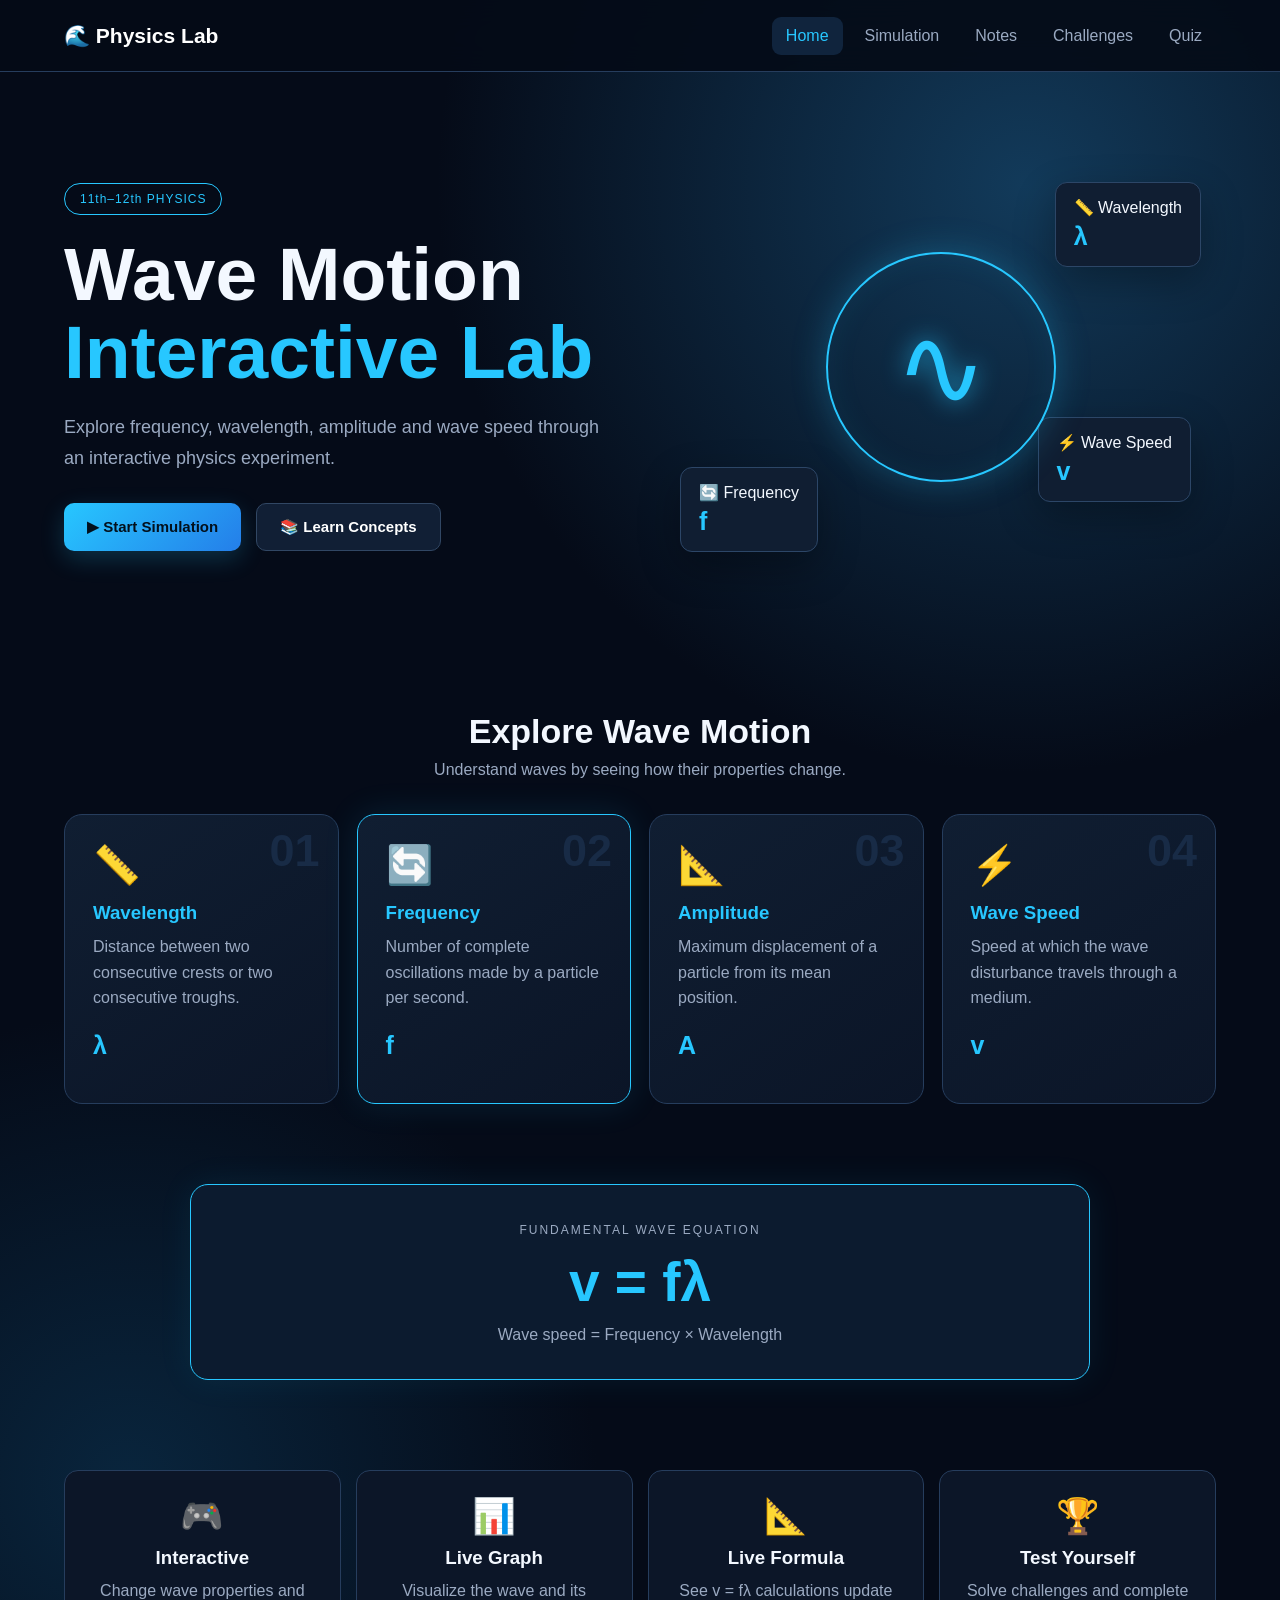
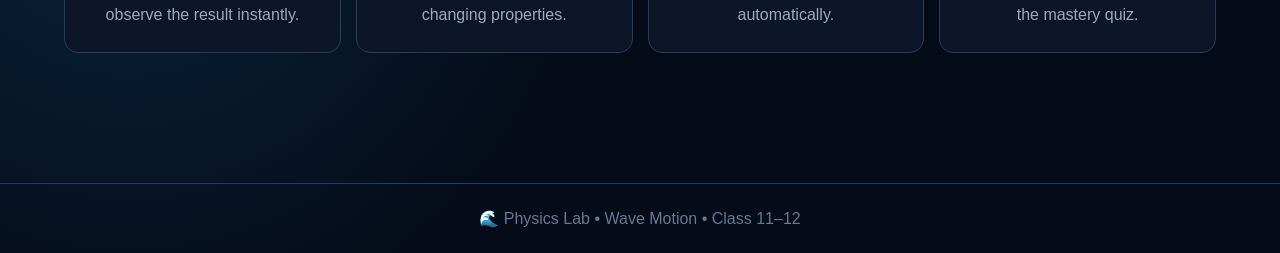
<file: index.html>
<!DOCTYPE html>
<html lang="en">
<head>
    <meta charset="UTF-8">
    <meta name="viewport" content="width=device-width, initial-scale=1.0">

    <title>Wave Motion Lab</title>

    <link rel="stylesheet" href="style.css">
</head>

<body>

<header class="topbar">

    <div class="logo">
        🌊 <span>Physics Lab</span>
    </div>

    <nav>
        <a href="index.html" class="active">Home</a>
        <a href="simulation.html">Simulation</a>
        <a href="notes.html">Notes</a>
        <a href="challenges.html">Challenges</a>
        <a href="quiz.html">Quiz</a>
    </nav>

</header>


<main class="home">

    <!-- HERO -->

    <section class="hero">

        <div class="hero-text">

            <div class="badge">
                11th–12th PHYSICS
            </div>

            <h1>
                Wave Motion
                <br>
                <span>Interactive Lab</span>
            </h1>

            <p>
                Explore frequency, wavelength, amplitude and wave speed
                through an interactive physics experiment.
            </p>

            <div class="hero-buttons">

                <a
                    href="simulation.html"
                    class="primary-btn">
                    ▶ Start Simulation
                </a>

                <a
                    href="notes.html"
                    class="secondary-btn">
                    📚 Learn Concepts
                </a>

            </div>

        </div>


        <!-- WAVE VISUAL -->

        <div class="hero-wave">

            <div class="wave-circle">

                <div class="wave-symbol">
                    ∿
                </div>

            </div>


            <div class="floating-card wave-card1">

                📏 Wavelength

                <strong>λ</strong>

            </div>


            <div class="floating-card wave-card2">

                🔄 Frequency

                <strong>f</strong>

            </div>


            <div class="floating-card wave-card3">

                ⚡ Wave Speed

                <strong>v</strong>

            </div>

        </div>

    </section>


    <!-- CONCEPTS -->

    <section class="concept-section">

        <h2>
            Explore Wave Motion
        </h2>

        <p class="section-subtitle">
            Understand waves by seeing how their properties change.
        </p>


        <div class="wave-cards">


            <div class="wave-info-card">

                <div class="card-number">
                    01
                </div>

                <div class="card-icon">
                    📏
                </div>

                <h3>
                    Wavelength
                </h3>

                <p>
                    Distance between two consecutive crests
                    or two consecutive troughs.
                </p>

                <strong>
                    λ
                </strong>

            </div>


            <div class="wave-info-card featured">

                <div class="card-number">
                    02
                </div>

                <div class="card-icon">
                    🔄
                </div>

                <h3>
                    Frequency
                </h3>

                <p>
                    Number of complete oscillations made
                    by a particle per second.
                </p>

                <strong>
                    f
                </strong>

            </div>


            <div class="wave-info-card">

                <div class="card-number">
                    03
                </div>

                <div class="card-icon">
                    📐
                </div>

                <h3>
                    Amplitude
                </h3>

                <p>
                    Maximum displacement of a particle
                    from its mean position.
                </p>

                <strong>
                    A
                </strong>

            </div>


            <div class="wave-info-card">

                <div class="card-number">
                    04
                </div>

                <div class="card-icon">
                    ⚡
                </div>

                <h3>
                    Wave Speed
                </h3>

                <p>
                    Speed at which the wave disturbance
                    travels through a medium.
                </p>

                <strong>
                    v
                </strong>

            </div>

        </div>

    </section>


    <!-- FORMULA -->

    <section class="home-formula">

        <span>
            FUNDAMENTAL WAVE EQUATION
        </span>

        <strong>
            v = fλ
        </strong>

        <p>
            Wave speed = Frequency × Wavelength
        </p>

    </section>


    <!-- FEATURES -->

    <section class="features">

        <div class="feature">

            <span>🎮</span>

            <h3>
                Interactive
            </h3>

            <p>
                Change wave properties and observe
                the result instantly.
            </p>

        </div>


        <div class="feature">

            <span>📊</span>

            <h3>
                Live Graph
            </h3>

            <p>
                Visualize the wave and its changing
                properties.
            </p>

        </div>


        <div class="feature">

            <span>📐</span>

            <h3>
                Live Formula
            </h3>

            <p>
                See v = fλ calculations update automatically.
            </p>

        </div>


        <div class="feature">

            <span>🏆</span>

            <h3>
                Test Yourself
            </h3>

            <p>
                Solve challenges and complete the mastery quiz.
            </p>

        </div>

    </section>

</main>


<footer>

    <p>
        🌊 Physics Lab • Wave Motion • Class 11–12
    </p>

</footer>

</body>
</html>
</file>
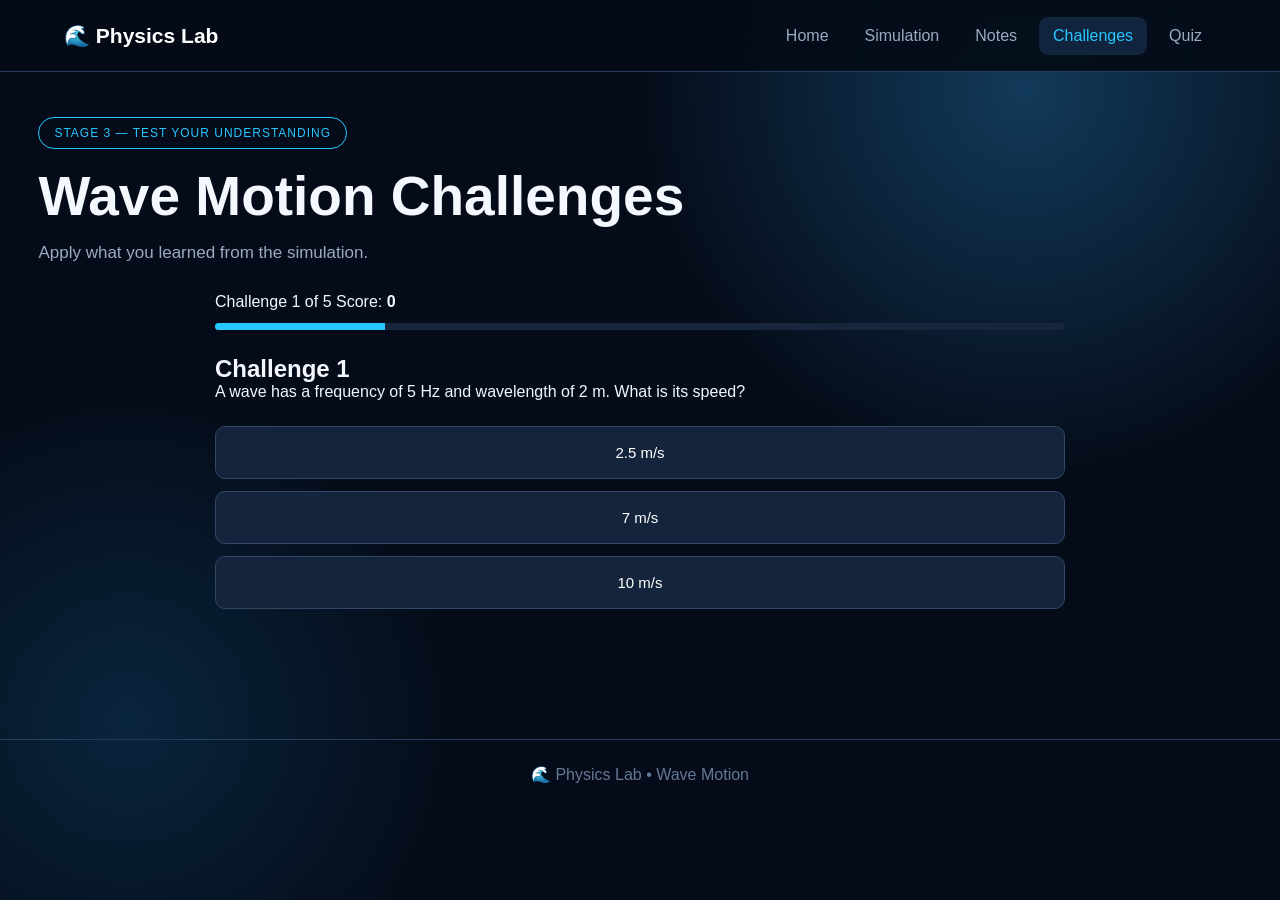
<file: challenges.html>
<!DOCTYPE html>
<html lang="en">

<head>
    <meta charset="UTF-8">
    <meta name="viewport" content="width=device-width, initial-scale=1.0">

    <title>Wave Challenges</title>

    <link rel="stylesheet" href="style.css">
</head>

<body>

<header class="topbar">

    <div class="logo">
        🌊 <span>Physics Lab</span>
    </div>

    <nav>
        <a href="index.html">Home</a>
        <a href="simulation.html">Simulation</a>
        <a href="notes.html">Notes</a>
        <a href="challenges.html" class="active">Challenges</a>
        <a href="quiz.html">Quiz</a>
    </nav>

</header>


<main class="challenge-page">

    <div class="page-heading">

        <div>

            <div class="badge">
                STAGE 3 — TEST YOUR UNDERSTANDING
            </div>

            <h1>Wave Motion Challenges</h1>

            <p>
                Apply what you learned from the simulation.
            </p>

        </div>

    </div>


    <section class="challenge-container">

        <div class="challenge-top">

            <span id="challengeNumber">
                Challenge 1 of 5
            </span>

            <span>
                Score: <strong id="challengeScore">0</strong>
            </span>

        </div>


        <div class="progress-bar">

            <div
                id="challengeProgress"
                class="progress-fill">
            </div>

        </div>


        <h2 id="challengeTitle">
            Challenge 1
        </h2>


        <div class="question-box">

            <p id="challengeQuestion">
                Loading question...
            </p>

        </div>


        <div
            id="challengeOptions"
            class="challenge-options">
        </div>


        <div
            id="challengeFeedback"
            class="challenge-feedback">
        </div>


        <button
            id="nextChallenge"
            class="primary-btn next-btn">

            Next Challenge →

        </button>

    </section>

</main>


<footer>

    <p>
        🌊 Physics Lab • Wave Motion
    </p>

</footer>


<script src="script.js"></script>

</body>

</html>
</file>
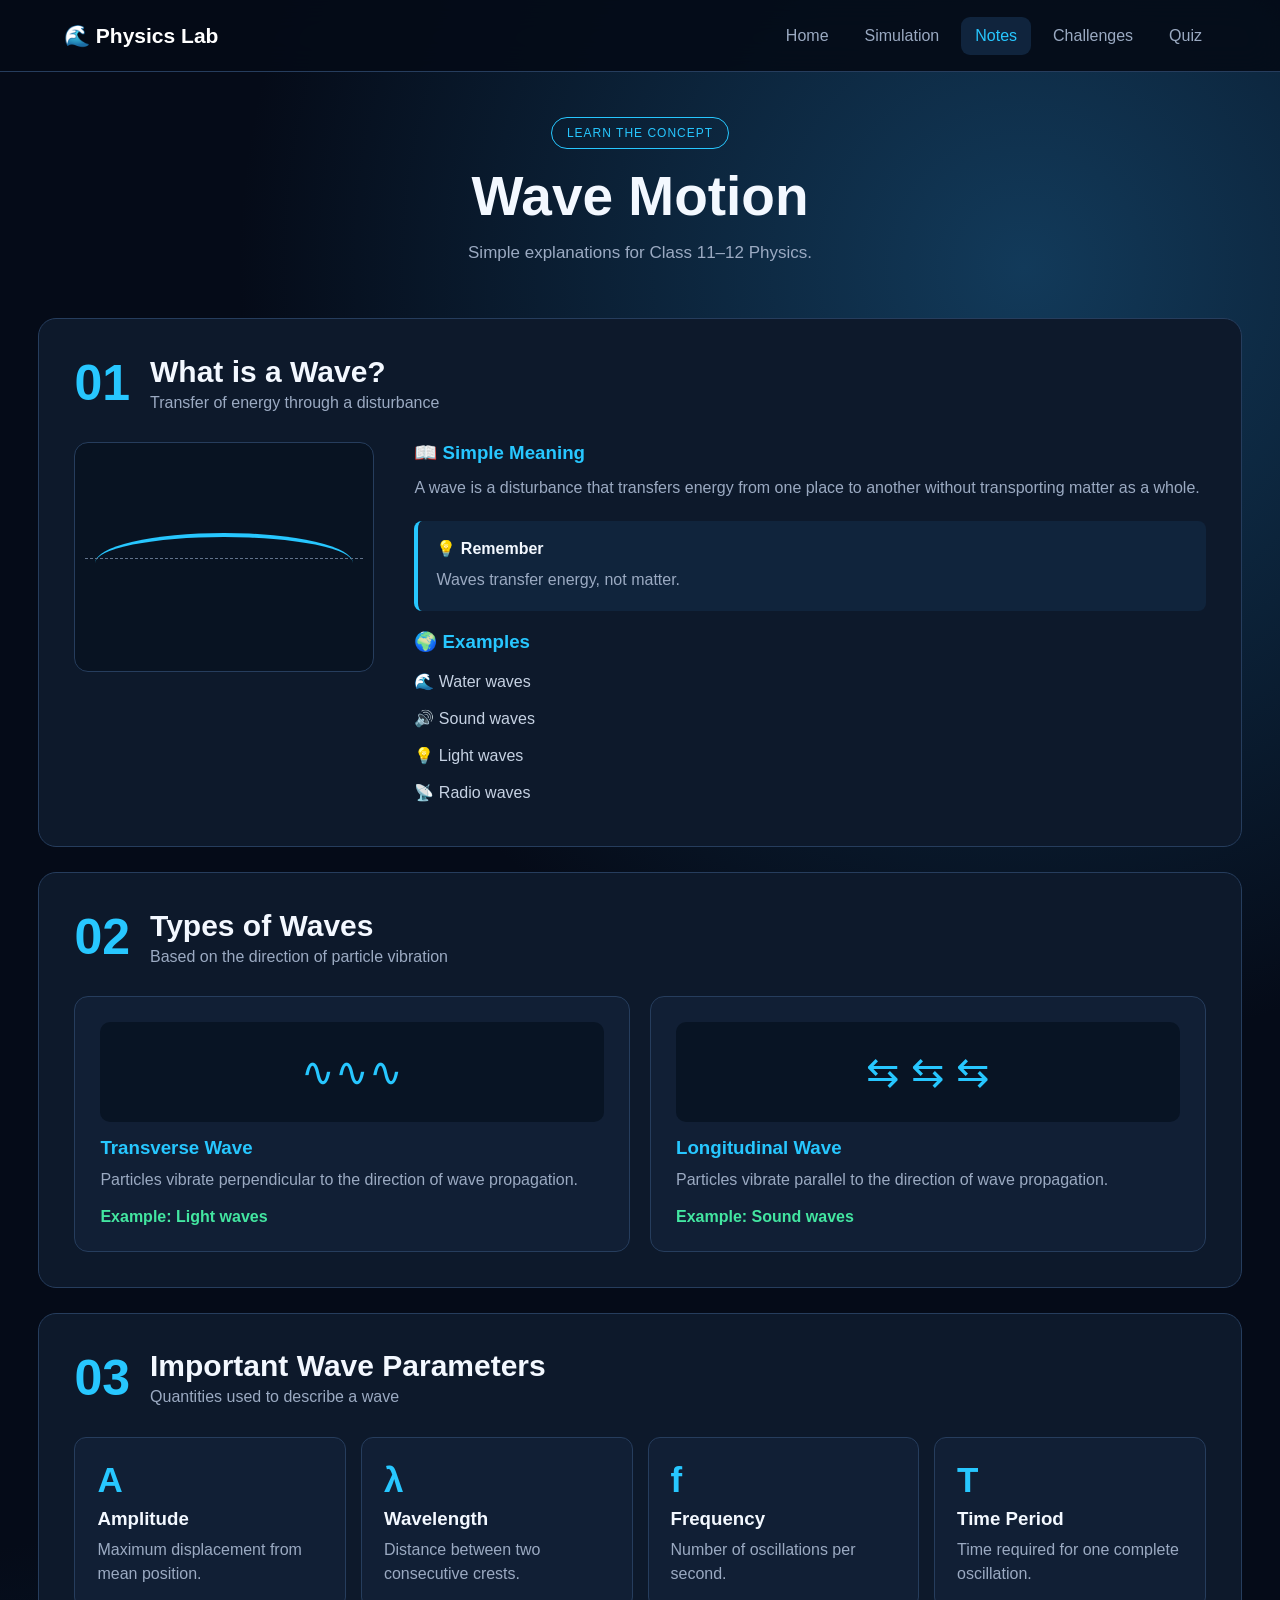
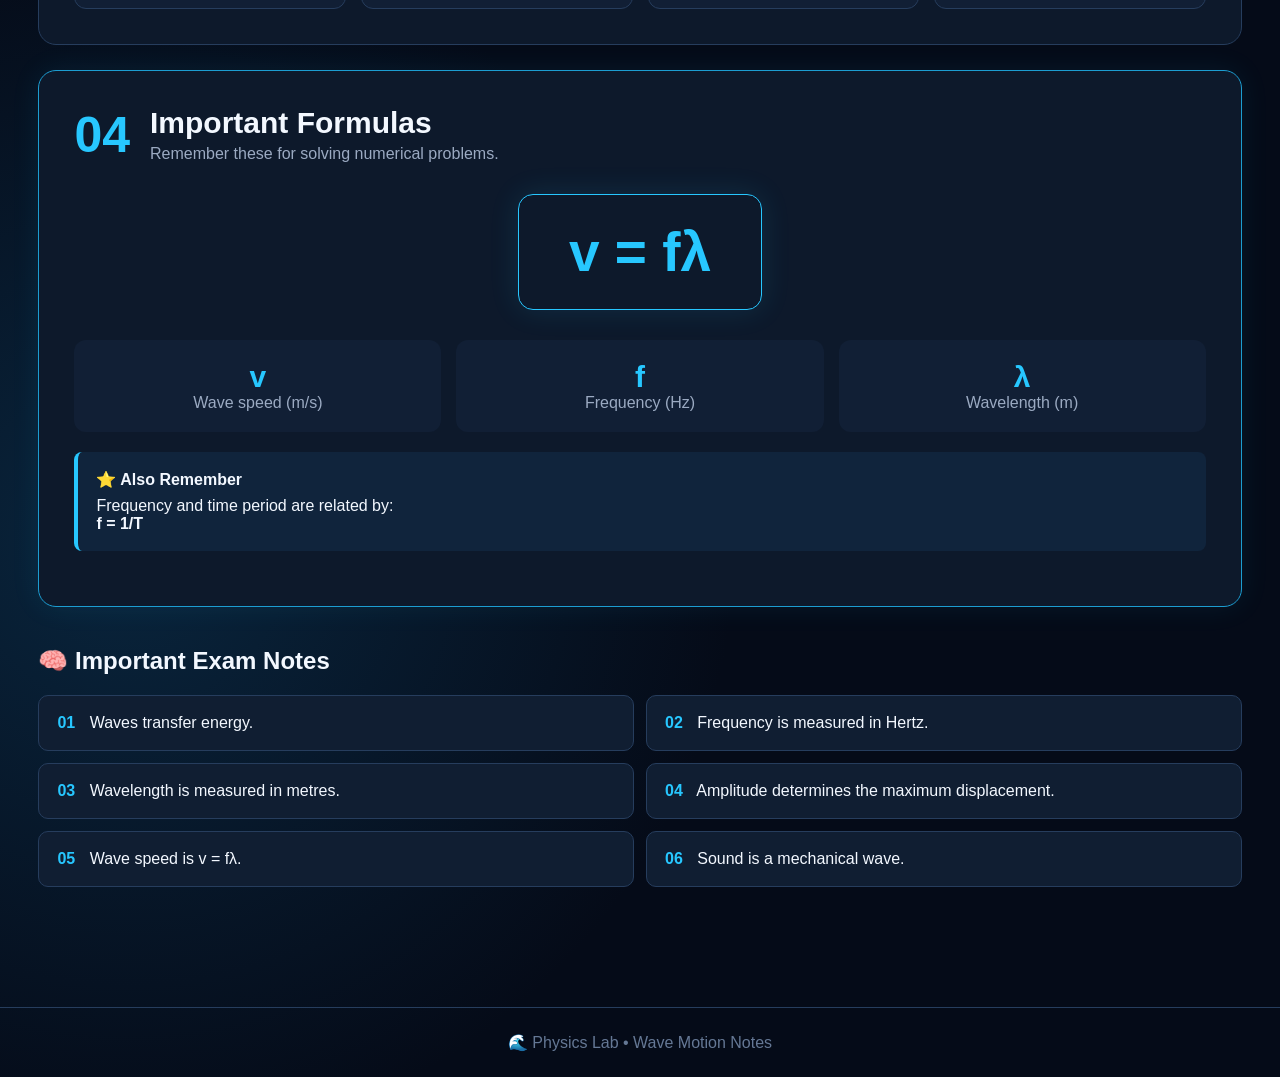
<file: notes.html>
<!DOCTYPE html>
<html lang="en">

<head>

    <meta charset="UTF-8">

    <meta
        name="viewport"
        content="width=device-width, initial-scale=1.0">

    <title>Wave Motion Notes</title>

    <link rel="stylesheet" href="style.css">

</head>


<body>


<header class="topbar">

    <div class="logo">
        🌊 <span>Physics Lab</span>
    </div>


    <nav>

        <a href="index.html">
            Home
        </a>

        <a href="simulation.html">
            Simulation
        </a>

        <a
            href="notes.html"
            class="active">
            Notes
        </a>

        <a href="challenges.html">
            Challenges
        </a>

        <a href="quiz.html">
            Quiz
        </a>

    </nav>

</header>


<main class="notes-page">


    <div class="page-heading center">

        <div class="badge">
            LEARN THE CONCEPT
        </div>

        <h1>
            Wave Motion
        </h1>

        <p>
            Simple explanations for Class 11–12 Physics.
        </p>

    </div>


    <!-- WHAT IS WAVE -->

    <section class="note-section">


        <div class="law-heading">

            <div class="big-number">
                01
            </div>

            <div>

                <h2>
                    What is a Wave?
                </h2>

                <p>
                    Transfer of energy through a disturbance
                </p>

            </div>

        </div>


        <div class="note-content">


            <div class="concept-diagram wave-diagram">

                <div class="mini-wave"></div>

                <div class="mean-position"></div>

            </div>


            <div>

                <h3>
                    📖 Simple Meaning
                </h3>

                <p>

                    A wave is a disturbance that transfers energy
                    from one place to another without transporting
                    matter as a whole.

                </p>


                <div class="important-note">

                    <strong>
                        💡 Remember
                    </strong>

                    <p>

                        Waves transfer energy, not matter.

                    </p>

                </div>


                <h3>
                    🌍 Examples
                </h3>


                <ul class="examples">

                    <li>
                        🌊 Water waves
                    </li>

                    <li>
                        🔊 Sound waves
                    </li>

                    <li>
                        💡 Light waves
                    </li>

                    <li>
                        📡 Radio waves
                    </li>

                </ul>

            </div>

        </div>

    </section>


    <!-- WAVE TYPES -->

    <section class="note-section">


        <div class="law-heading">

            <div class="big-number">
                02
            </div>

            <div>

                <h2>
                    Types of Waves
                </h2>

                <p>
                    Based on the direction of particle vibration
                </p>

            </div>

        </div>


        <div class="type-grid">


            <div class="type-card">

                <div class="type-visual transverse">
                    ∿∿∿
                </div>

                <h3>
                    Transverse Wave
                </h3>

                <p>

                    Particles vibrate perpendicular
                    to the direction of wave propagation.

                </p>

                <strong>
                    Example: Light waves
                </strong>

            </div>


            <div class="type-card">

                <div class="type-visual longitudinal">
                    ⇆ ⇆ ⇆
                </div>

                <h3>
                    Longitudinal Wave
                </h3>

                <p>

                    Particles vibrate parallel to the direction
                    of wave propagation.

                </p>

                <strong>
                    Example: Sound waves
                </strong>

            </div>

        </div>

    </section>


    <!-- PARAMETERS -->

    <section class="note-section">


        <div class="law-heading">

            <div class="big-number">
                03
            </div>

            <div>

                <h2>
                    Important Wave Parameters
                </h2>

                <p>
                    Quantities used to describe a wave
                </p>

            </div>

        </div>


        <div class="parameter-grid">


            <div class="parameter-card">

                <strong>
                    A
                </strong>

                <h3>
                    Amplitude
                </h3>

                <p>
                    Maximum displacement from mean position.
                </p>

            </div>


            <div class="parameter-card">

                <strong>
                    λ
                </strong>

                <h3>
                    Wavelength
                </h3>

                <p>
                    Distance between two consecutive crests.
                </p>

            </div>


            <div class="parameter-card">

                <strong>
                    f
                </strong>

                <h3>
                    Frequency
                </h3>

                <p>
                    Number of oscillations per second.
                </p>

            </div>


            <div class="parameter-card">

                <strong>
                    T
                </strong>

                <h3>
                    Time Period
                </h3>

                <p>
                    Time required for one complete oscillation.
                </p>

            </div>

        </div>

    </section>


    <!-- FORMULA -->

    <section class="note-section highlight-section">


        <div class="law-heading">

            <div class="big-number">
                04
            </div>

            <div>

                <h2>
                    Important Formulas
                </h2>

                <p>
                    Remember these for solving numerical problems.
                </p>

            </div>

        </div>


        <div class="formula-big">
            v = fλ
        </div>


        <div class="formula-explanation">


            <div>

                <strong>
                    v
                </strong>

                <span>
                    Wave speed (m/s)
                </span>

            </div>


            <div>

                <strong>
                    f
                </strong>

                <span>
                    Frequency (Hz)
                </span>

            </div>


            <div>

                <strong>
                    λ
                </strong>

                <span>
                    Wavelength (m)
                </span>

            </div>

        </div>


        <div class="important-note">

            <strong>
                ⭐ Also Remember
            </strong>

            <p>
                Frequency and time period are related by:
            </p>

            <strong>
                f = 1/T
            </strong>

        </div>

    </section>


    <!-- IMPORTANT NOTES -->

    <section class="quick-formulas">


        <h2>
            🧠 Important Exam Notes
        </h2>


        <div class="exam-notes">


            <div>
                <span>01</span>
                Waves transfer energy.
            </div>


            <div>
                <span>02</span>
                Frequency is measured in Hertz.
            </div>


            <div>
                <span>03</span>
                Wavelength is measured in metres.
            </div>


            <div>
                <span>04</span>
                Amplitude determines the maximum displacement.
            </div>


            <div>
                <span>05</span>
                Wave speed is v = fλ.
            </div>


            <div>
                <span>06</span>
                Sound is a mechanical wave.
            </div>

        </div>

    </section>


</main>


<footer>

    <p>
        🌊 Physics Lab • Wave Motion Notes
    </p>

</footer>

</body>

</html>
</file>
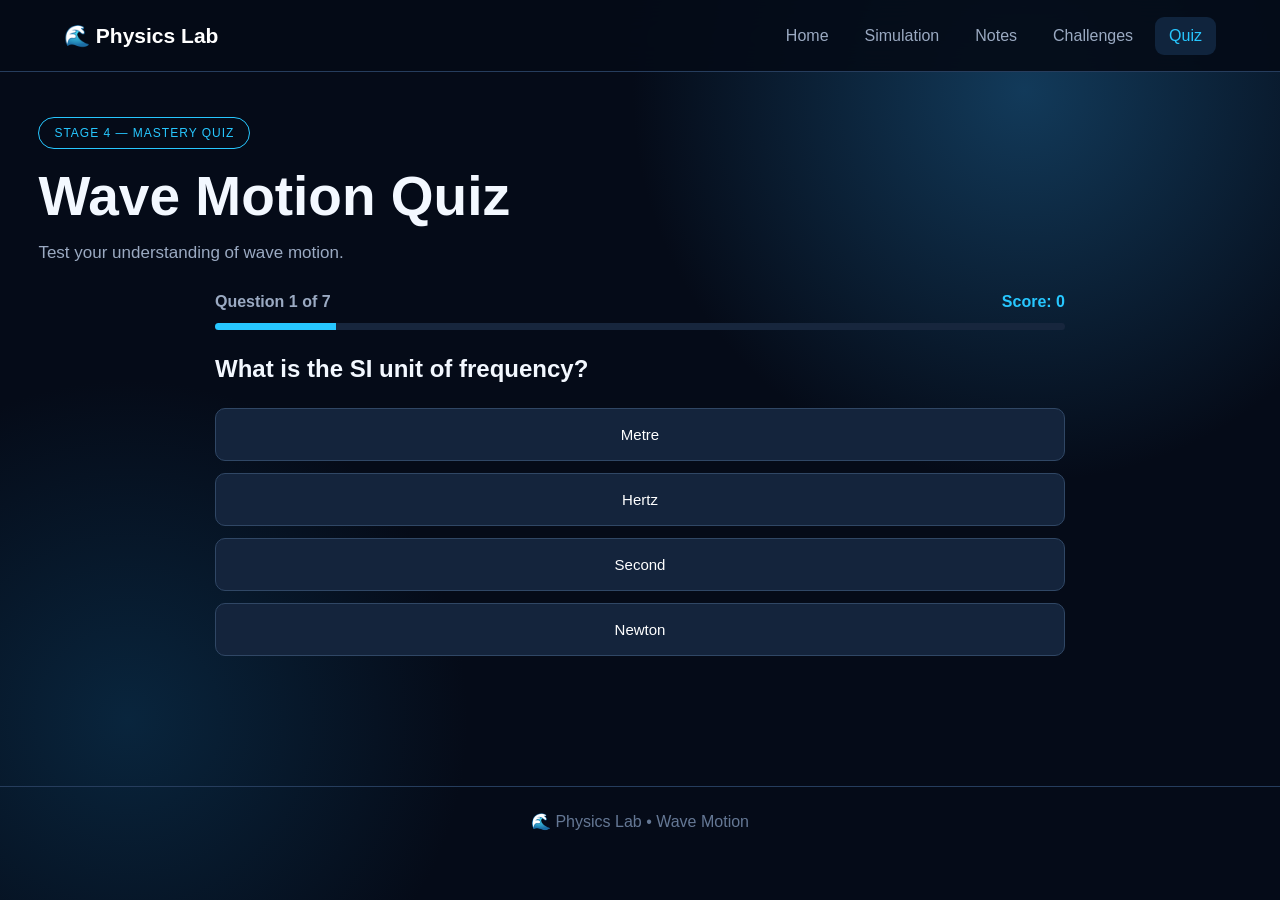
<file: quiz.html>
<!DOCTYPE html>
<html lang="en">

<head>

    <meta charset="UTF-8">

    <meta
        name="viewport"
        content="width=device-width, initial-scale=1.0">

    <title>Wave Motion Quiz</title>

    <link rel="stylesheet" href="style.css">

</head>


<body>


<header class="topbar">

    <div class="logo">
        🌊 <span>Physics Lab</span>
    </div>


    <nav>

        <a href="index.html">
            Home
        </a>

        <a href="simulation.html">
            Simulation
        </a>

        <a href="notes.html">
            Notes
        </a>

        <a href="challenges.html">
            Challenges
        </a>

        <a href="quiz.html" class="active">
            Quiz
        </a>

    </nav>

</header>


<main class="quiz-page">


    <div class="page-heading">

        <div>

            <div class="badge">
                STAGE 4 — MASTERY QUIZ
            </div>

            <h1>
                Wave Motion Quiz
            </h1>

            <p>
                Test your understanding of wave motion.
            </p>

        </div>

    </div>


    <!-- QUIZ -->

    <section
        class="quiz-container">


        <div class="quiz-top">

            <span id="questionNumber">
                Question 1 of 7
            </span>


            <strong id="quizScore">
                Score: 0
            </strong>

        </div>


        <div class="progress-bar">

            <div
                id="quizProgress"
                class="progress-fill">
            </div>

        </div>


        <div class="question-box">

            <h2 id="quizQuestion">
                Loading question...
            </h2>

        </div>


        <div
            id="quizOptions"
            class="quiz-options">
        </div>


        <div
            id="quizFeedback"
            class="quiz-feedback">
        </div>


        <button
            id="nextQuestion"
            class="primary-btn next-btn">

            Next Question →

        </button>


    </section>


    <!-- RESULT -->

    <section
        id="quizResult"
        class="quiz-result"
        style="display:none;">


        <div class="result-icon">
            🏆
        </div>


        <h2>
            Quiz Completed!
        </h2>


        <p>
            Your final score
        </p>


        <strong id="finalScore">
            0 / 7
        </strong>


        <p id="resultMessage">
            Good attempt!
        </p>


        <a
            href="quiz.html"
            class="primary-btn">

            🔄 Try Again

        </a>


        <a
            href="simulation.html"
            class="secondary-btn">

            🌊 Back to Simulation

        </a>

    </section>


</main>


<footer>

    <p>
        🌊 Physics Lab • Wave Motion
    </p>

</footer>


<script src="script.js"></script>

</body>

</html>
</file>
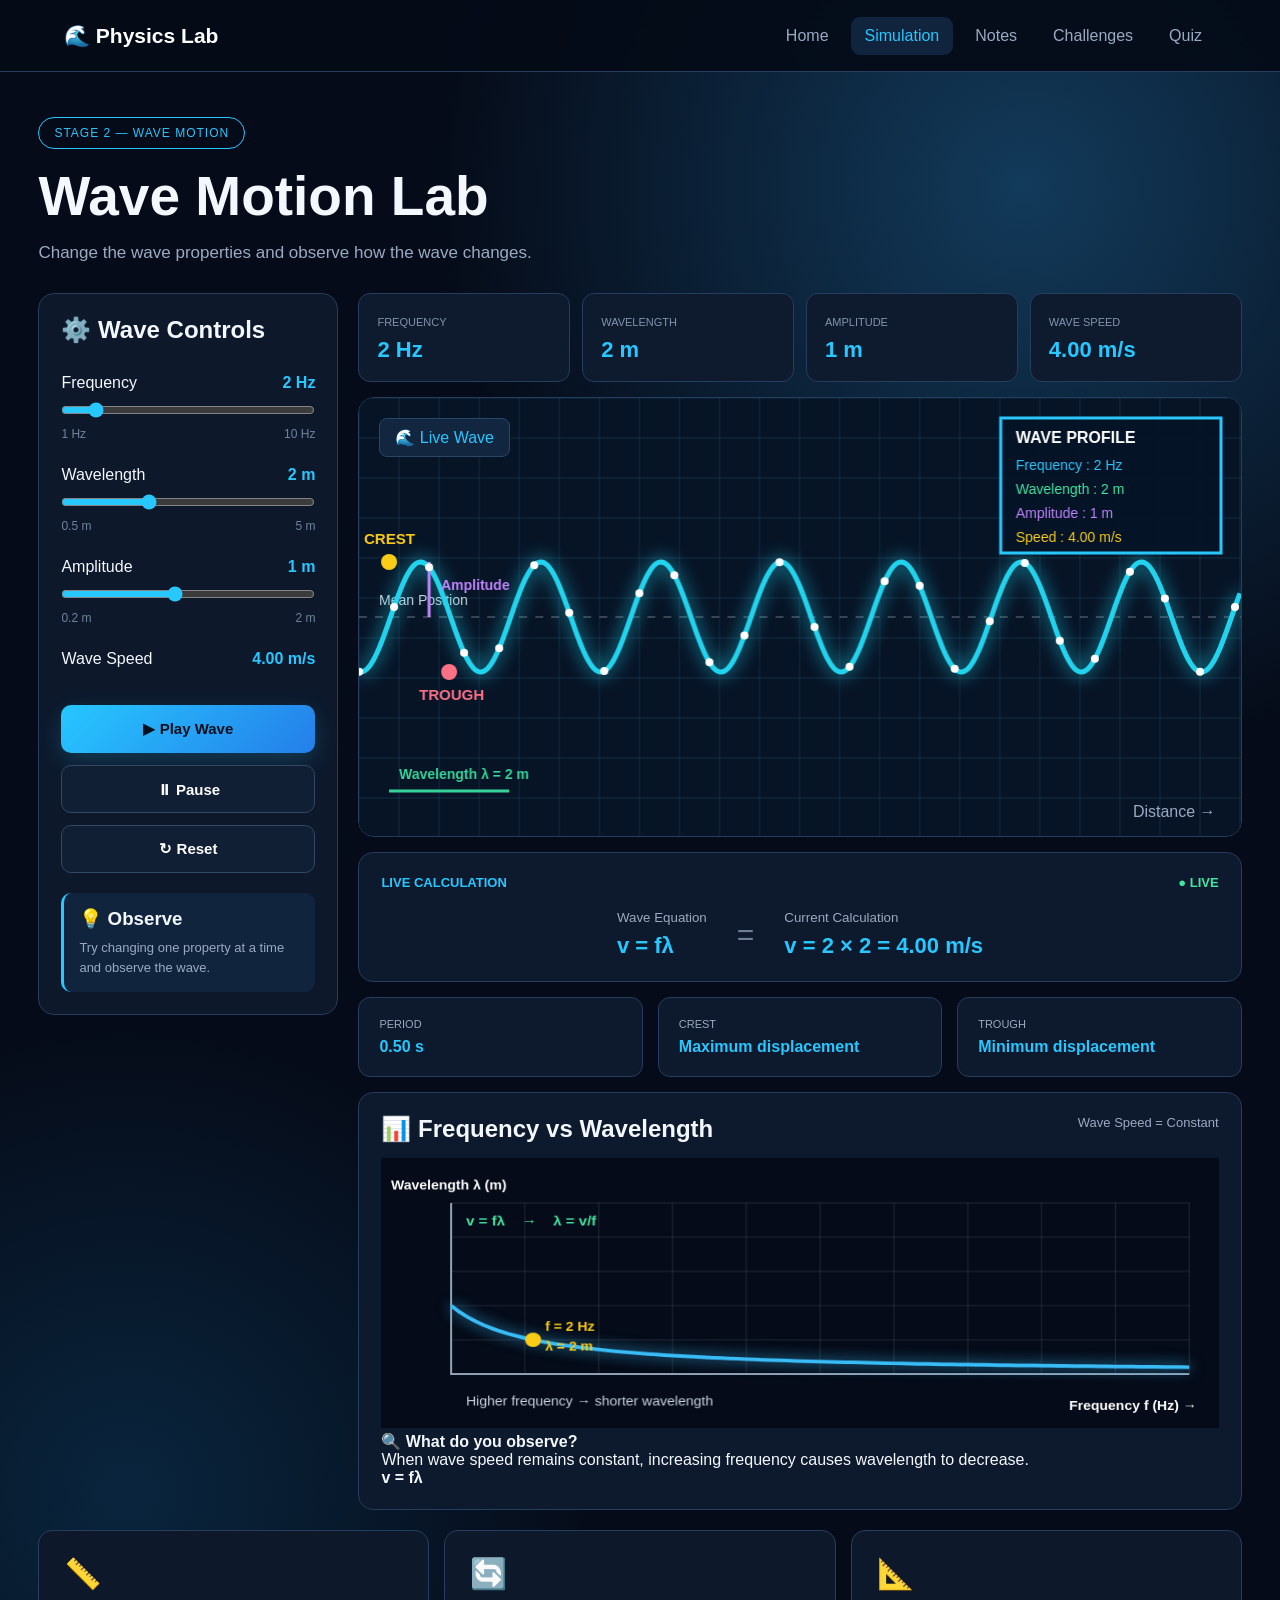
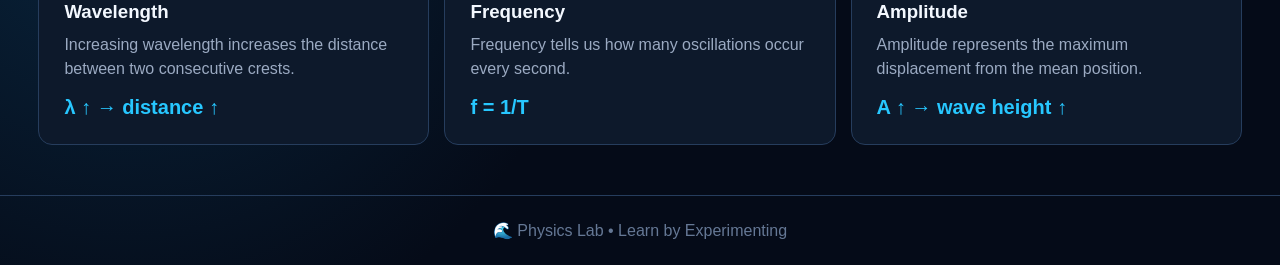
<file: simulation.html>
<!DOCTYPE html>
<html lang="en">

<head>

    <meta charset="UTF-8">

    <meta
        name="viewport"
        content="width=device-width, initial-scale=1.0">

    <title>Wave Motion Simulation</title>

    <link rel="stylesheet" href="style.css">

</head>


<body>


<header class="topbar">

    <div class="logo">
        🌊 <span>Physics Lab</span>
    </div>

    <nav>

        <a href="index.html">
            Home
        </a>

        <a
            href="simulation.html"
            class="active">
            Simulation
        </a>

        <a href="notes.html">
            Notes
        </a>

        <a href="challenges.html">
            Challenges
        </a>

        <a href="quiz.html">
            Quiz
        </a>

    </nav>

</header>


<main class="simulation-page">


    <!-- PAGE HEADING -->

    <div class="page-heading">

        <div>

            <div class="badge">
                STAGE 2 — WAVE MOTION
            </div>

            <h1>
                Wave Motion Lab
            </h1>

            <p>
                Change the wave properties and observe
                how the wave changes.
            </p>

        </div>

    </div>


    <section class="simulation-layout">


        <!-- CONTROL PANEL -->

        <aside class="control-panel">

            <h2>
                ⚙️ Wave Controls
            </h2>


            <!-- FREQUENCY -->

            <div class="control">

                <div class="control-title">

                    <span>
                        Frequency
                    </span>

                    <strong id="frequencyValue">
                        2 Hz
                    </strong>

                </div>


                <input
                    type="range"
                    id="frequencySlider"
                    min="1"
                    max="10"
                    value="2"
                    step="0.5">


                <div class="range-label">

                    <span>
                        1 Hz
                    </span>

                    <span>
                        10 Hz
                    </span>

                </div>

            </div>


            <!-- WAVELENGTH -->

            <div class="control">

                <div class="control-title">

                    <span>
                        Wavelength
                    </span>

                    <strong id="wavelengthValue">
                        2 m
                    </strong>

                </div>


                <input
                    type="range"
                    id="wavelengthSlider"
                    min="0.5"
                    max="5"
                    value="2"
                    step="0.5">


                <div class="range-label">

                    <span>
                        0.5 m
                    </span>

                    <span>
                        5 m
                    </span>

                </div>

            </div>


            <!-- AMPLITUDE -->

            <div class="control">

                <div class="control-title">

                    <span>
                        Amplitude
                    </span>

                    <strong id="amplitudeValue">
                        1 m
                    </strong>

                </div>


                <input
                    type="range"
                    id="amplitudeSlider"
                    min="0.2"
                    max="2"
                    value="1"
                    step="0.1">


                <div class="range-label">

                    <span>
                        0.2 m
                    </span>

                    <span>
                        2 m
                    </span>

                </div>

            </div>


            <!-- SPEED -->

            <div class="control">

                <div class="control-title">

                    <span>
                        Wave Speed
                    </span>

                    <strong id="speedValue">
                        4 m/s
                    </strong>

                </div>

            </div>


            <button
                class="primary-btn full"
                id="playBtn">

                ▶ Play Wave

            </button>


            <button
                class="secondary-btn full"
                id="pauseBtn">

                ⏸ Pause

            </button>


            <button
                class="secondary-btn full"
                id="resetWaveBtn">

                ↻ Reset

            </button>


            <!-- OBSERVATION -->

            <div class="observation-box">

                <h3>
                    💡 Observe
                </h3>

                <p id="waveObservation">

                    Change frequency and observe
                    the distance between waves.

                </p>

            </div>

        </aside>


        <!-- SIMULATION AREA -->

        <section class="simulation-area">


            <!-- STATS -->

            <div class="stats">


                <div class="stat">

                    <span>
                        FREQUENCY
                    </span>

                    <strong id="frequencyStat">
                        2 Hz
                    </strong>

                </div>


                <div class="stat">

                    <span>
                        WAVELENGTH
                    </span>

                    <strong id="wavelengthStat">
                        2 m
                    </strong>

                </div>


                <div class="stat">

                    <span>
                        AMPLITUDE
                    </span>

                    <strong id="amplitudeStat">
                        1 m
                    </strong>

                </div>


                <div class="stat">

                    <span>
                        WAVE SPEED
                    </span>

                    <strong id="speedStat">
                        4 m/s
                    </strong>

                </div>

            </div>


            <!-- WAVE STAGE -->

            <div class="wave-stage">

                <div class="stage-label">
                    🌊 Live Wave
                </div>


                <div class="mean-line"></div>


                <div class="crest-label">
                    Crest
                </div>


                <div class="trough-label">
                    Trough
                </div>


                <canvas
                    id="waveCanvas">
                </canvas>


                <div class="axis-label">
                    Distance →
                </div>

            </div>


            <!-- FORMULA -->

            <div class="formula-panel">


                <div class="formula-header">

                    <span>
                        LIVE CALCULATION
                    </span>

                    <span class="live">
                        ● LIVE
                    </span>

                </div>


                <div class="formula">


                    <div>

                        <small>
                            Wave Equation
                        </small>

                        <strong>
                            v = fλ
                        </strong>

                    </div>


                    <div class="equals">
                        =
                    </div>


                    <div>

                        <small>
                            Current Calculation
                        </small>

                        <strong id="waveCalculation">

                            v = 2 × 2 = 4 m/s

                        </strong>

                    </div>

                </div>

            </div>


            <!-- WAVE INFORMATION -->

            <div class="wave-info-panel">


                <div>

                    <span>
                        PERIOD
                    </span>

                    <strong id="periodValue">
                        0.50 s
                    </strong>

                </div>


                <div>

                    <span>
                        CREST
                    </span>

                    <strong>
                        Maximum displacement
                    </strong>

                </div>


                <div>

                    <span>
                        TROUGH
                    </span>

                    <strong>
                        Minimum displacement
                    </strong>

                </div>


            </div>


           <!-- GRAPH -->

<!-- WAVE RELATIONSHIP -->

<div class="graph-panel">

    <div class="graph-title">

        <h2>
            📊 Frequency vs Wavelength
        </h2>

        <span>
            Wave Speed = Constant
        </span>

    </div>

    <canvas
        id="waveGraph">
    </canvas>

    <div class="graph-explanation">

        <strong>
            🔍 What do you observe?
        </strong>

        <p>
            When wave speed remains constant,
            increasing frequency causes wavelength
            to decrease.
        </p>

        <strong>
            v = fλ
        </strong>

    </div>

</div>


        </section>

    </section>


    <!-- LEARNING -->

    <section class="learning-grid">


        <div class="learning-card">

            <span>
                📏
            </span>

            <h3>
                Wavelength
            </h3>

            <p>
                Increasing wavelength increases
                the distance between two consecutive
                crests.
            </p>

            <strong>
                λ ↑ → distance ↑
            </strong>

        </div>


        <div class="learning-card">

            <span>
                🔄
            </span>

            <h3>
                Frequency
            </h3>

            <p>
                Frequency tells us how many oscillations
                occur every second.
            </p>

            <strong>
                f = 1/T
            </strong>

        </div>


        <div class="learning-card">

            <span>
                📐
            </span>

            <h3>
                Amplitude
            </h3>

            <p>
                Amplitude represents the maximum displacement
                from the mean position.
            </p>

            <strong>
                A ↑ → wave height ↑
            </strong>

        </div>

    </section>


</main>


<footer>

    <p>
        🌊 Physics Lab • Learn by Experimenting
    </p>

</footer>


<script src="script.js"></script>

</body>

</html>
</file>
<file: style.css>
* {
    margin: 0;
    padding: 0;
    box-sizing: border-box;
}

:root {

    --bg: #050b18;

    --panel: #0d192c;

    --panel2: #12233b;

    --border: #263d5d;

    --cyan: #27c7ff;

    --blue: #398cff;

    --text: #f3f8ff;

    --muted: #9baac2;

    --green: #43e6a1;

    --red: #ff647c;

    --yellow: #ffd166;

}


body {

    font-family:
        Arial,
        Helvetica,
        sans-serif;

    background:

        radial-gradient(
            circle at 80% 10%,
            #123a5a 0,
            transparent 30%
        ),

        radial-gradient(
            circle at 10% 80%,
            #09253d 0,
            transparent 25%
        ),

        var(--bg);

    color: var(--text);

    min-height: 100vh;

}


a {

    text-decoration: none;

    color: inherit;

}


/* TOPBAR */

.topbar {

    height: 72px;

    display: flex;

    align-items: center;

    justify-content: space-between;

    padding: 0 5%;

    border-bottom:
        1px solid var(--border);

    background:
        rgba(5,11,23,.92);

    position: sticky;

    top: 0;

    z-index: 100;

    backdrop-filter: blur(15px);

}


.logo {

    font-size: 21px;

    font-weight: bold;

    color: var(--cyan);

}


.logo span {

    color: white;

}


nav {

    display: flex;

    gap: 8px;

}


nav a {

    padding: 10px 14px;

    color: var(--muted);

    border-radius: 9px;

    transition: .3s;

}


nav a:hover,
nav a.active {

    color: var(--cyan);

    background: #10243d;

}


/* COMMON */

main {

    width:
        min(1400px,94%);

    margin: auto;

}


.badge {

    display: inline-block;

    padding: 8px 15px;

    border:
        1px solid var(--cyan);

    color: var(--cyan);

    border-radius: 30px;

    font-size: 12px;

    letter-spacing: 1px;

}


.page-heading {

    padding:
        45px 0 30px;

}


.page-heading h1 {

    font-size:
        clamp(32px,5vw,55px);

    margin:
        15px 0;

}


.page-heading p {

    color: var(--muted);

    font-size: 17px;

}


.center {

    text-align: center;

}


/* BUTTONS */

.primary-btn,
.secondary-btn {

    display: inline-flex;

    justify-content: center;

    align-items: center;

    min-height: 48px;

    padding: 0 23px;

    border-radius: 10px;

    cursor: pointer;

    font-size: 15px;

    font-weight: bold;

    transition: .25s;

}


.primary-btn {

    background:
        linear-gradient(
            135deg,
            #27c7ff,
            #247ee9
        );

    color: #03101c;

    border: none;

    box-shadow:
        0 8px 25px
        rgba(39,199,255,.2);

}


.primary-btn:hover {

    transform:
        translateY(-2px);

    box-shadow:
        0 12px 35px
        rgba(39,199,255,.35);

}


.secondary-btn {

    background: #111f35;

    border:
        1px solid #314764;

    color: white;

}


.secondary-btn:hover {

    border-color:
        var(--cyan);

    color: var(--cyan);

}


.full {

    width: 100%;

    margin-top: 12px;

}


/* HOME */

.home {

    width: 100%;

}


.hero {

    width:
        min(1400px,90%);

    min-height: 590px;

    margin: auto;

    display: grid;

    grid-template-columns:
        1fr 1fr;

    align-items: center;

    gap: 50px;

}


.hero h1 {

    font-size:
        clamp(45px,6vw,75px);

    line-height: 1.05;

    margin: 20px 0;

}


.hero h1 span {

    color: var(--cyan);

}


.hero p {

    max-width: 600px;

    color: var(--muted);

    font-size: 18px;

    line-height: 1.7;

}


.hero-buttons {

    display: flex;

    gap: 15px;

    margin-top: 30px;

}


/* HERO WAVE */

.hero-wave {

    height: 430px;

    position: relative;

    display: flex;

    align-items: center;

    justify-content: center;

}


.wave-circle {

    width: 230px;

    height: 230px;

    border-radius: 50%;

    border:
        2px solid var(--cyan);

    display: flex;

    align-items: center;

    justify-content: center;

    box-shadow:
        0 0 35px
        rgba(39,199,255,.25),

        inset 0 0 30px
        rgba(39,199,255,.08);

    z-index: 2;

}


.wave-symbol {

    font-size: 110px;

    color: var(--cyan);

    text-shadow:
        0 0 25px
        rgba(39,199,255,.7);

}


.floating-card {

    position: absolute;

    background: #101e32;

    border:
        1px solid #2c4667;

    border-radius: 12px;

    padding: 15px 18px;

    box-shadow:
        0 15px 40px
        rgba(0,0,0,.3);

}


.floating-card strong {

    display: block;

    color: var(--cyan);

    font-size: 25px;

    margin-top: 5px;

}


.wave-card1 {

    top: 30px;

    right: 15px;

}


.wave-card2 {

    bottom: 30px;

    left: 15px;

}


.wave-card3 {

    bottom: 80px;

    right: 25px;

}


/* CONCEPT */

.concept-section {

    width:
        min(1400px,90%);

    margin: auto;

    padding:
        50px 0;

}


.concept-section h2 {

    text-align: center;

    font-size: 34px;

}


.section-subtitle {

    text-align: center;

    color: var(--muted);

    margin:
        10px 0 35px;

}


.wave-cards {

    display: grid;

    grid-template-columns:
        repeat(4,1fr);

    gap: 18px;

}


.wave-info-card {

    position: relative;

    padding: 28px;

    min-height: 290px;

    background:
        linear-gradient(
            145deg,
            #101e32,
            #0b1527
        );

    border:
        1px solid var(--border);

    border-radius: 18px;

    overflow: hidden;

    transition: .3s;

}


.wave-info-card:hover {

    transform:
        translateY(-7px);

    border-color:
        var(--cyan);

}


.wave-info-card.featured {

    border-color:
        var(--cyan);

    box-shadow:
        0 0 35px
        rgba(39,199,255,.12);

}


.card-number {

    position: absolute;

    right: 18px;

    top: 10px;

    font-size: 45px;

    font-weight: bold;

    color: #182b46;

}


.card-icon {

    font-size: 38px;

}


.wave-info-card h3 {

    color: var(--cyan);

    margin:
        15px 0 10px;

}


.wave-info-card p {

    color: var(--muted);

    line-height: 1.6;

}


.wave-info-card strong {

    display: block;

    margin-top: 20px;

    color: var(--cyan);

    font-size: 25px;

}


/* HOME FORMULA */

.home-formula {

    width:
        min(900px,90%);

    margin:
        30px auto 70px;

    padding: 35px;

    text-align: center;

    border:
        1px solid var(--cyan);

    border-radius: 18px;

    background:
        #0c1b2f;

    box-shadow:
        0 0 35px
        rgba(39,199,255,.08);

}


.home-formula span {

    color: var(--muted);

    font-size: 12px;

    letter-spacing: 2px;

}


.home-formula strong {

    display: block;

    color: var(--cyan);

    font-size: 55px;

    margin:
        12px 0;

}


.home-formula p {

    color: var(--muted);

}


/* FEATURES */

.features {

    width:
        min(1400px,90%);

    margin: auto;

    padding:
        20px 0 80px;

    display: grid;

    grid-template-columns:
        repeat(4,1fr);

    gap: 15px;

}


.feature {

    text-align: center;

    padding: 25px;

    background: #0c1628;

    border:
        1px solid var(--border);

    border-radius: 14px;

}


.feature span {

    font-size: 35px;

}


.feature h3 {

    margin: 10px;

}


.feature p {

    color: var(--muted);

    line-height: 1.5;

}


/* SIMULATION */

.simulation-layout {

    display: grid;

    grid-template-columns:
        300px 1fr;

    gap: 20px;

}


.control-panel {

    background: #0d182b;

    border:
        1px solid var(--border);

    border-radius: 16px;

    padding: 22px;

    height: fit-content;

    position: sticky;

    top: 90px;

}


.control-panel h2 {

    margin-bottom: 30px;

}


.control {

    margin-bottom: 25px;

}


.control-title {

    display: flex;

    justify-content: space-between;

    margin-bottom: 10px;

}


.control-title strong {

    color: var(--cyan);

}


input[type="range"] {

    width: 100%;

    accent-color:
        var(--cyan);

    cursor: pointer;

}


.range-label {

    display: flex;

    justify-content: space-between;

    color: #71839f;

    font-size: 12px;

    margin-top: 5px;

}


.observation-box {

    margin-top: 20px;

    padding: 15px;

    border-radius: 10px;

    background: #10243d;

    border-left:
        3px solid var(--cyan);

}


.observation-box h3 {

    margin-bottom: 8px;

}


.observation-box p {

    color: var(--muted);

    font-size: 13px;

    line-height: 1.5;

}


.stats {

    display: grid;

    grid-template-columns:
        repeat(4,1fr);

    gap: 12px;

}


.stat {

    background: #0e1a2e;

    border:
        1px solid var(--border);

    padding: 18px;

    border-radius: 12px;

}


.stat span {

    font-size: 11px;

    color: #8294ad;

}


.stat strong {

    display: block;

    margin-top: 7px;

    color: var(--cyan);

    font-size: 22px;

}


/* WAVE STAGE */

.wave-stage {

    height: 440px;

    position: relative;

    margin-top: 15px;

    overflow: hidden;

    border:
        1px solid var(--border);

    border-radius: 16px;

    background:

        linear-gradient(
            #ffffff08 1px,
            transparent 1px
        ),

        linear-gradient(
            90deg,
            #ffffff08 1px,
            transparent 1px
        ),

        #081526;

    background-size:
        45px 45px;

}


.stage-label {

    position: absolute;

    top: 20px;

    left: 20px;

    z-index: 5;

    padding:
        9px 15px;

    background: #132640;

    border:
        1px solid #284768;

    border-radius: 8px;

    color: var(--cyan);

}


.mean-line {

    position: absolute;

    top: 50%;

    left: 0;

    width: 100%;

    border-top:
        1px dashed #526783;

}


#waveCanvas {

    position: absolute;

    left: 0;

    top: 0;

    width: 100%;

    height: 100%;

}


.crest-label,
.trough-label {

    position: absolute;

    right: 20px;

    color: var(--muted);

    font-size: 12px;

}


.crest-label {

    top: 35%;

}


.trough-label {

    bottom: 30%;

}


.axis-label {

    position: absolute;

    bottom: 15px;

    right: 25px;

    color: var(--muted);

}


/* FORMULA */

.formula-panel {

    margin-top: 15px;

    background: #0d192c;

    border:
        1px solid var(--border);

    border-radius: 15px;

    padding: 22px;

}


.formula-header {

    display: flex;

    justify-content: space-between;

    color: var(--cyan);

    font-size: 13px;

    font-weight: bold;

}


.live {

    color: var(--green);

}


.formula {

    display: flex;

    align-items: center;

    justify-content: center;

    gap: 30px;

    margin-top: 20px;

}


.formula small {

    display: block;

    color: var(--muted);

    margin-bottom: 8px;

}


.formula strong {

    font-size: 22px;

    color: var(--cyan);

}


.equals {

    font-size: 30px;

    color: #6d7f98;

}


/* WAVE INFO */

.wave-info-panel {

    display: grid;

    grid-template-columns:
        repeat(3,1fr);

    gap: 15px;

    margin-top: 15px;

}


.wave-info-panel div {

    background: #0d192c;

    border:
        1px solid var(--border);

    border-radius: 12px;

    padding: 20px;

}


.wave-info-panel span {

    color: var(--muted);

    display: block;

    font-size: 11px;

}


.wave-info-panel strong {

    display: block;

    margin-top: 8px;

    color: var(--cyan);

}


/* GRAPH */

.graph-panel {

    margin-top: 15px;

    background: #0d192c;

    border:
        1px solid var(--border);

    border-radius: 15px;

    padding: 22px;

}


.graph-title {

    display: flex;

    justify-content: space-between;

}


.graph-title span {

    color: var(--muted);

    font-size: 13px;

}


#waveGraph {

    width: 100%;

    height: 270px;

    margin-top: 15px;

}


/* LEARNING */

.learning-grid {

    margin-top: 20px;

    display: grid;

    grid-template-columns:
        repeat(3,1fr);

    gap: 15px;

}


.learning-card {

    padding: 25px;

    background: #0d192b;

    border:
        1px solid var(--border);

    border-radius: 14px;

}


.learning-card span {

    font-size: 30px;

}


.learning-card h3 {

    margin:
        10px 0;

}


.learning-card p {

    color: var(--muted);

    line-height: 1.5;

}


.learning-card strong {

    display: block;

    color: var(--cyan);

    margin-top: 15px;

    font-size: 20px;

}


/* NOTES */

.notes-page {

    padding-bottom: 70px;

}


.note-section {

    margin: 25px 0;

    padding: 35px;

    background: #0d192b;

    border:
        1px solid var(--border);

    border-radius: 18px;

}


.highlight-section {

    border-color:
        #1c9dd1;

    box-shadow:
        0 0 30px
        rgba(39,199,255,.08);

}


.law-heading {

    display: flex;

    gap: 20px;

    align-items: center;

}


.big-number {

    font-size: 50px;

    font-weight: bold;

    color: var(--cyan);

}


.law-heading h2 {

    font-size: 30px;

}


.law-heading p {

    color: var(--muted);

    margin-top: 5px;

}


.note-content {

    display: grid;

    grid-template-columns:
        300px 1fr;

    gap: 40px;

    margin-top: 30px;

}


.concept-diagram {

    height: 230px;

    border-radius: 14px;

    background: #081322;

    border:
        1px solid var(--border);

    position: relative;

    overflow: hidden;

}


.mini-wave {

    position: absolute;

    left: 20px;

    right: 20px;

    top: 90px;

    height: 60px;

    border-top:
        4px solid var(--cyan);

    border-radius: 50%;

    transform:
        rotate(0deg);

}


.mean-position {

    position: absolute;

    top: 115px;

    left: 10px;

    right: 10px;

    border-top:
        1px dashed #61728a;

}


.note-content h3 {

    color: var(--cyan);

    margin-bottom: 10px;

}


.note-content p {

    color: var(--muted);

    line-height: 1.7;

    margin-bottom: 20px;

}


.important-note {

    padding: 18px;

    background: #10243c;

    border-left:
        4px solid var(--cyan);

    border-radius: 8px;

    margin: 20px 0;

}


.important-note p {

    margin:
        8px 0 0;

}


.examples {

    list-style: none;

}


.examples li {

    padding: 9px 0;

    color: #c6d2e3;

}


/* TYPES */

.type-grid {

    display: grid;

    grid-template-columns:
        repeat(2,1fr);

    gap: 20px;

    margin-top: 30px;

}


.type-card {

    padding: 25px;

    background: #111f35;

    border:
        1px solid var(--border);

    border-radius: 14px;

}


.type-card h3 {

    color: var(--cyan);

    margin:
        15px 0 8px;

}


.type-card p {

    color: var(--muted);

    line-height: 1.6;

}


.type-card strong {

    display: block;

    margin-top: 15px;

    color: var(--green);

}


.type-visual {

    height: 100px;

    display: flex;

    align-items: center;

    justify-content: center;

    font-size: 40px;

    color: var(--cyan);

    background: #081424;

    border-radius: 10px;

}


/* PARAMETERS */

.parameter-grid {

    display: grid;

    grid-template-columns:
        repeat(4,1fr);

    gap: 15px;

    margin-top: 30px;

}


.parameter-card {

    padding: 22px;

    background: #111f35;

    border-radius: 12px;

    border:
        1px solid var(--border);

}


.parameter-card > strong {

    color: var(--cyan);

    font-size: 35px;

}


.parameter-card h3 {

    margin:
        8px 0;

}


.parameter-card p {

    color: var(--muted);

    line-height: 1.5;

}


/* NOTES FORMULA */

.formula-big {

    margin:
        30px auto;

    width: fit-content;

    font-size: 55px;

    font-weight: bold;

    color: var(--cyan);

    padding:
        25px 50px;

    border:
        1px solid var(--cyan);

    border-radius: 15px;

    box-shadow:
        0 0 30px
        rgba(39,199,255,.12);

}


.formula-explanation {

    display: grid;

    grid-template-columns:
        repeat(3,1fr);

    gap: 15px;

}


.formula-explanation div {

    background: #111f35;

    padding: 20px;

    text-align: center;

    border-radius: 12px;

}


.formula-explanation strong {

    display: block;

    color: var(--cyan);

    font-size: 30px;

}


.formula-explanation span {

    color: var(--muted);

}


/* EXAM NOTES */

.quick-formulas {

    margin-top: 40px;

}


.exam-notes {

    display: grid;

    grid-template-columns:
        repeat(2,1fr);

    gap: 12px;

    margin-top: 20px;

}


.exam-notes div {

    background: #101e32;

    border:
        1px solid var(--border);

    padding: 18px;

    border-radius: 10px;

}


.exam-notes span {

    color: var(--cyan);

    font-weight: bold;

    margin-right: 10px;

}


/* CHALLENGES */

.challenge-page,
.quiz-page {

    padding-bottom: 80px;

}


.challenge-container,
.quiz-container {

    max-width: 850px;

    margin: auto;

}


.challenge-progress,
.quiz-top {

    display: flex;

    justify-content: space-between;

    color: var(--muted);

}


.progress-bar,
.quiz-progress {

    height: 7px;

    background: #17263d;

    border-radius: 20px;

    margin:
        12px 0 25px;

    overflow: hidden;

}


#challengeProgress,
#quizProgress {

    width: 20%;

    height: 100%;

    background: var(--cyan);

    transition: .4s;

}


.challenge-card,
.quiz-card {

    padding: 45px;

    background:
        linear-gradient(
            145deg,
            #101d32,
            #0b1527
        );

    border:
        1px solid var(--border);

    border-radius: 20px;

    text-align: center;

}


.challenge-icon,
.question-icon {

    font-size: 50px;

}


.challenge-card h2,
.quiz-card h2 {

    margin:
        15px 0;

}


.challenge-card p {

    color: #d7e2f0;

    line-height: 1.6;

}


.challenge-options,
#quizOptions {

    display: grid;

    gap: 12px;

    margin-top: 25px;

}


.option-btn {

    width: 100%;

    padding: 17px;

    background: #14243c;

    color: white;

    border:
        1px solid #304765;

    border-radius: 10px;

    cursor: pointer;

    font-size: 15px;

    transition: .2s;

}


.option-btn:hover {

    border-color:
        var(--cyan);

    transform:
        translateY(-2px);

}


.option-btn.correct {

    background:
        rgba(67,230,161,.15);

    border-color:
        var(--green);

}


.option-btn.wrong {

    background:
        rgba(255,100,124,.15);

    border-color:
        var(--red);

}


.feedback {

    min-height: 40px;

    margin:
        15px 0;

    font-weight: bold;

}


.score-card {

    margin-top: 15px;

    padding: 20px;

    text-align: center;

    background: #101d31;

    border-radius: 12px;

}


.score-card span {

    color: var(--muted);

    display: block;

}


.score-card strong {

    display: block;

    color: var(--cyan);

    font-size: 35px;

    margin-top: 5px;

}


/* QUIZ */

.quiz-top {

    font-weight: bold;

}


#quizScore {

    color: var(--cyan);

}


.quiz-result {

    max-width: 600px;

    margin:
        30px auto;

    text-align: center;

    padding: 50px;

    background: #101e33;

    border:
        1px solid var(--cyan);

    border-radius: 20px;

}


.result-icon {

    font-size: 70px;

}


.quiz-result strong {

    display: block;

    font-size: 55px;

    color: var(--cyan);

    margin: 15px;

}


.quiz-result p {

    color: var(--muted);

    margin: 10px;

}


/* FOOTER */

footer {

    padding: 25px;

    text-align: center;

    color: #657895;

    border-top:
        1px solid var(--border);

    margin-top: 50px;

}


/* RESPONSIVE */

@media(max-width:1000px) {

    .hero {

        grid-template-columns: 1fr;

        text-align: center;

        padding:
            60px 0;

    }


    .hero p {

        margin: auto;

    }


    .hero-buttons {

        justify-content: center;

    }


    .wave-cards,
    .features {

        grid-template-columns:
            1fr 1fr;

    }


    .simulation-layout {

        grid-template-columns: 1fr;

    }


    .control-panel {

        position: static;

    }


    .note-content {

        grid-template-columns: 1fr;

    }


    .parameter-grid {

        grid-template-columns:
            1fr 1fr;

    }

}


@media(max-width:650px) {

    nav {

        gap: 2px;

    }


    nav a {

        font-size: 10px;

        padding: 7px;

    }


    .hero h1 {

        font-size: 43px;

    }


    .wave-cards,
    .features,
    .stats,
    .learning-grid,
    .wave-info-panel,
    .parameter-grid,
    .formula-explanation,
    .exam-notes {

        grid-template-columns: 1fr;

    }


    .formula {

        flex-direction: column;

        text-align: center;

    }


    .formula-big {

        font-size: 40px;

        padding: 20px;

    }


    .type-grid {

        grid-template-columns: 1fr;

    }


    .challenge-card,
    .quiz-card,
    .note-section {

        padding: 25px;

    }

}
#waveCanvas {
    display: block;
    width: 100% !important;
    height: 100% !important;
    min-height: 400px;
    background: #071426;
    border-radius: 12px;
}
</file>
